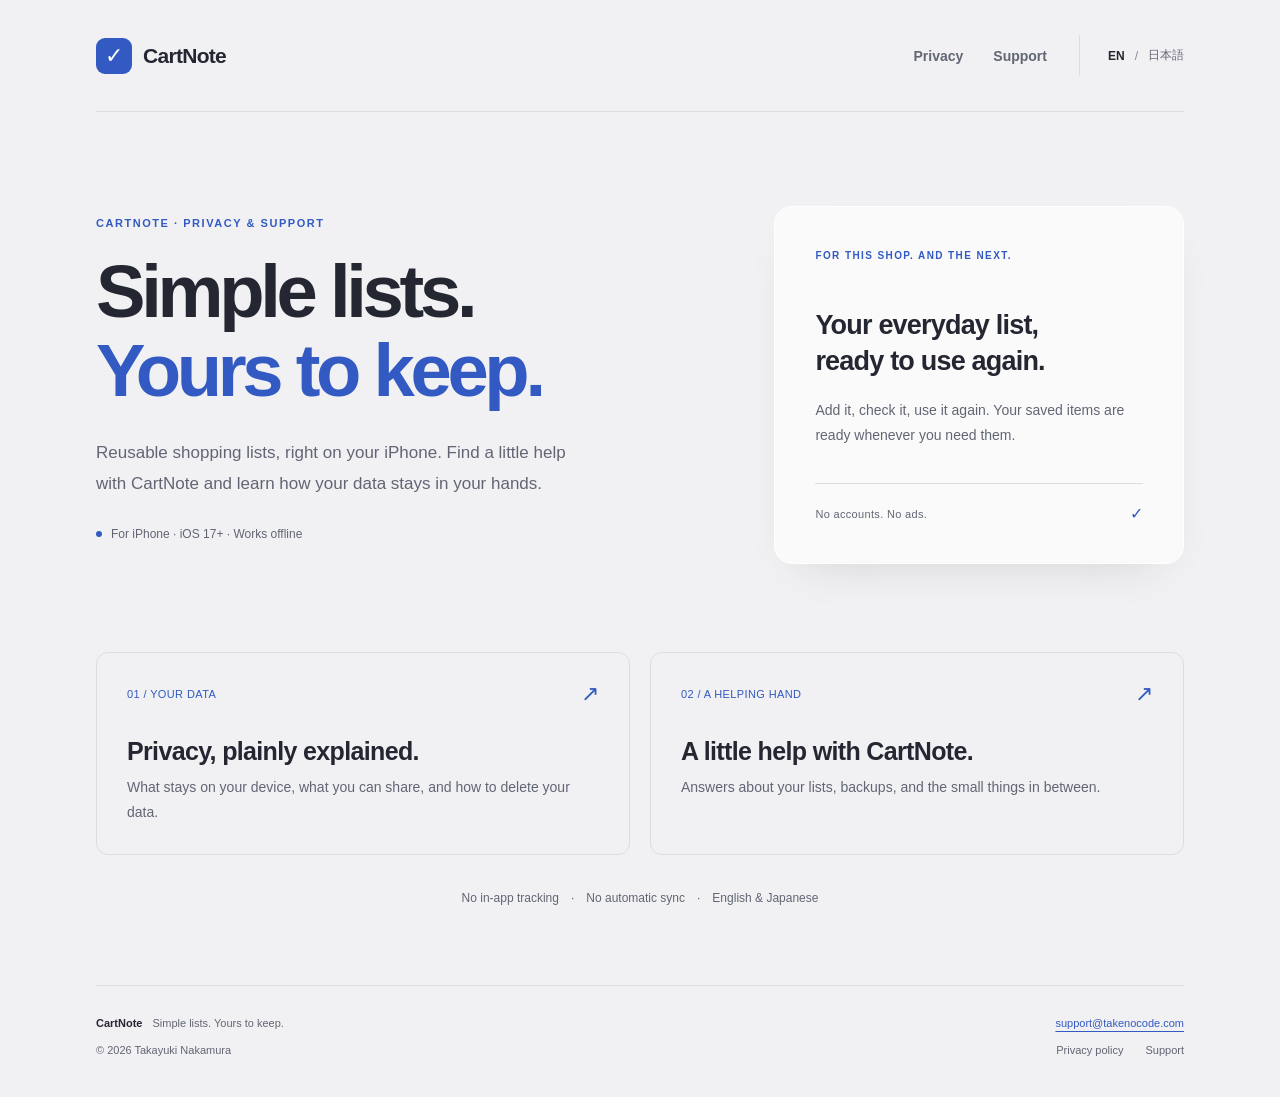
<file: index.html>
<!doctype html>
<html lang="en">
<head>
  <meta charset="utf-8">
  <meta name="viewport" content="width=device-width, initial-scale=1">
  <meta name="color-scheme" content="light">
  <meta http-equiv="Content-Security-Policy" content="default-src 'none'; style-src 'self'; img-src 'self'; base-uri 'none'; form-action 'none'">
  <meta name="referrer" content="strict-origin-when-cross-origin">
  <title>Simple lists. Yours to keep. · CartNote</title>
  <meta name="description" content="Support and privacy information for CartNote, the offline, reusable shopping-list app for iPhone.">
  <meta property="og:site_name" content="CartNote">
  <meta property="og:type" content="website">
  <meta property="og:title" content="Simple lists. Yours to keep. · CartNote">
  <meta property="og:description" content="Support and privacy information for CartNote, the offline, reusable shopping-list app for iPhone.">
  <meta property="og:locale" content="en_US">
  <link rel="alternate" hreflang="en" href="index.html">
  <link rel="alternate" hreflang="ja" href="ja/index.html">
  <link rel="stylesheet" href="styles.css">
</head>
<body>
  <a class="skip-link" href="#main">Skip to content</a>
  <div class="site">
    <header class="site-header">
      <a class="brand" href="index.html" aria-label="CartNote home"><span class="brand-mark" aria-hidden="true">✓</span>CartNote</a>
      <nav class="primary-nav" aria-label="Main navigation">
        <a href="privacy-policy.html">Privacy</a>
        <a href="support.html">Support</a>
      </nav>
      <nav class="language-nav" aria-label="Language">
        <a href="index.html" lang="en" hreflang="en" aria-label="English" aria-current="true">EN</a>
        <span aria-hidden="true">/</span>
        <a href="ja/index.html" lang="ja" hreflang="ja">日本語</a>
      </nav>
    </header>
    <main id="main" tabindex="-1">
      <section class="home-hero">
        <div>
          <p class="eyebrow">CartNote · Privacy &amp; support</p>
          <h1>Simple lists.<br><span>Yours to keep.</span></h1>
          <p class="hero-copy">Reusable shopping lists, right on your iPhone. Find a little help with CartNote and learn how your data stays in your hands.</p>
          <p class="platform"><span class="status-dot" aria-hidden="true"></span>For iPhone · iOS 17+ · Works offline</p>
        </div>
        <aside class="app-note">
          <p class="eyebrow">For this shop. And the next.</p>
          <h2>Your everyday list,<br>ready to use again.</h2>
          <p>Add it, check it, use it again. Your saved items are ready whenever you need them.</p>
          <div class="note-footer"><span>No accounts. No ads.</span><span aria-hidden="true">✓</span></div>
        </aside>
      </section>
      <div class="link-grid">
        <a class="page-link" href="privacy-policy.html"><div class="page-link-top"><span>01 / YOUR DATA</span><span class="arrow" aria-hidden="true">↗</span></div><h2>Privacy, plainly explained.</h2><p>What stays on your device, what you can share, and how to delete your data.</p></a>
        <a class="page-link" href="support.html"><div class="page-link-top"><span>02 / A HELPING HAND</span><span class="arrow" aria-hidden="true">↗</span></div><h2>A little help with CartNote.</h2><p>Answers about your lists, backups, and the small things in between.</p></a>
      </div>
      <p class="home-bottom"><span>No in-app tracking</span><span>No automatic sync</span><span>English &amp; Japanese</span></p>
    </main>
    <footer class="site-footer">
      <div><span class="footer-brand">CartNote</span><span class="footer-tagline">Simple lists. Yours to keep.</span><p>© 2026 Takayuki Nakamura</p></div>
      <div class="footer-contact"><a href="mailto:support@takenocode.com">support@takenocode.com</a><nav aria-label="Footer navigation"><a href="privacy-policy.html">Privacy policy</a><a href="support.html">Support</a></nav></div>
    </footer>
  </div>
</body>
</html>
</file>
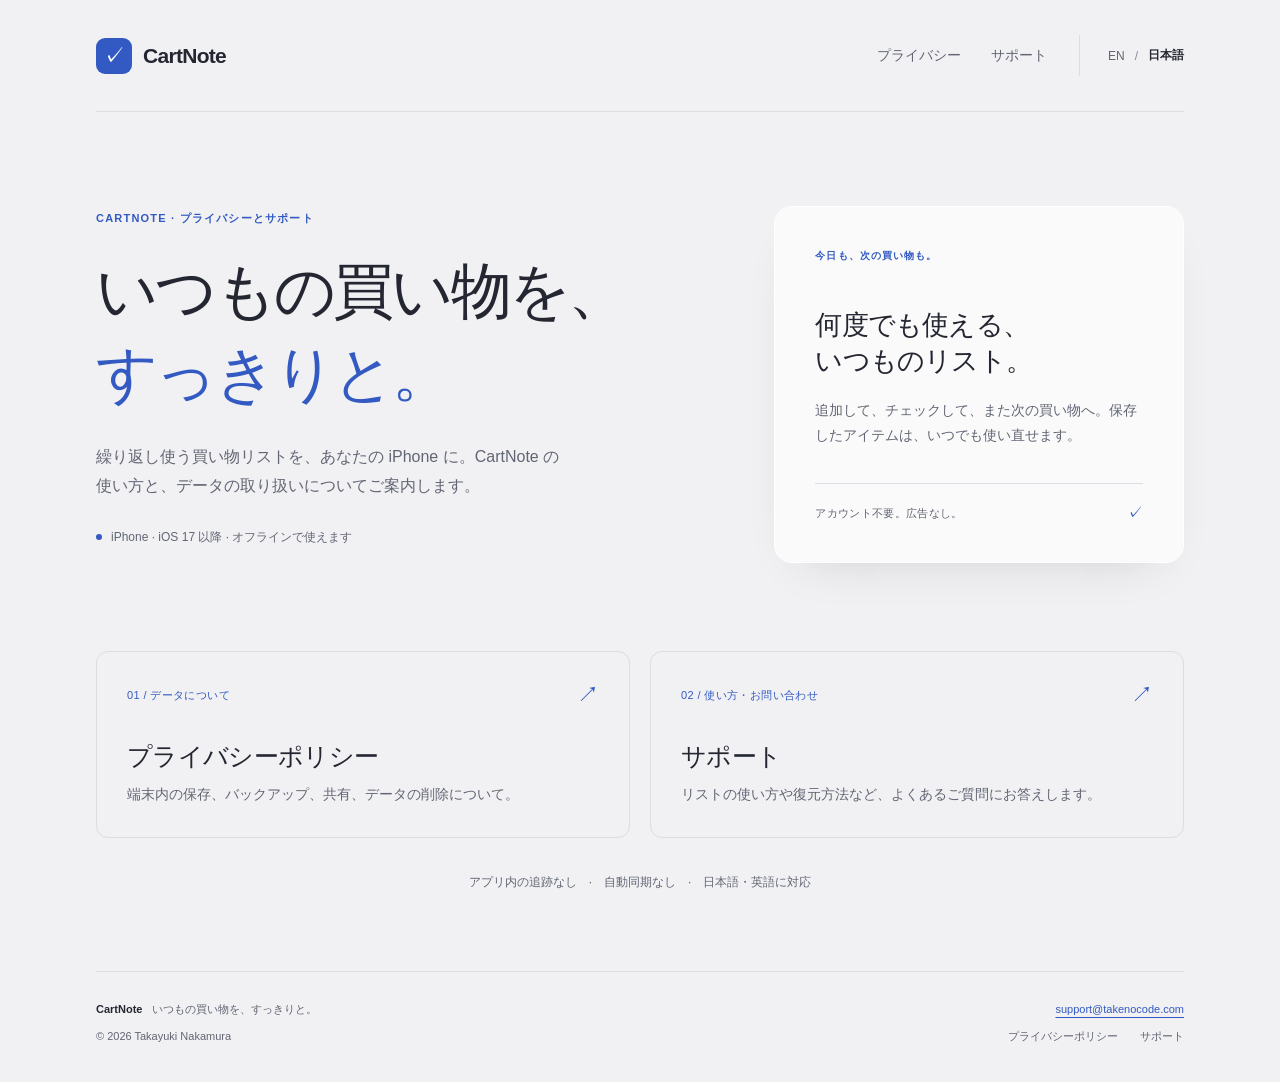
<file: ja/index.html>
<!doctype html>
<html lang="ja">
<head>
  <meta charset="utf-8">
  <meta name="viewport" content="width=device-width, initial-scale=1">
  <meta name="color-scheme" content="light">
  <meta http-equiv="Content-Security-Policy" content="default-src 'none'; style-src 'self'; img-src 'self'; base-uri 'none'; form-action 'none'">
  <meta name="referrer" content="strict-origin-when-cross-origin">
  <title>いつもの買い物を、すっきりと。 · CartNote</title>
  <meta name="description" content="iPhone 用買い物リストアプリ CartNote のプライバシーポリシーとサポート。オフラインで使えて、リストを繰り返し使えます。">
  <meta property="og:site_name" content="CartNote">
  <meta property="og:type" content="website">
  <meta property="og:title" content="いつもの買い物を、すっきりと。 · CartNote">
  <meta property="og:description" content="iPhone 用買い物リストアプリ CartNote のプライバシーポリシーとサポート。オフラインで使えて、リストを繰り返し使えます。">
  <meta property="og:locale" content="ja_JP">
  <link rel="alternate" hreflang="en" href="../index.html">
  <link rel="alternate" hreflang="ja" href="index.html">
  <link rel="stylesheet" href="../styles.css">
</head>
<body>
  <a class="skip-link" href="#main">本文へ移動</a>
  <div class="site">
    <header class="site-header">
      <a class="brand" href="index.html" aria-label="CartNote ホーム"><span class="brand-mark" aria-hidden="true">✓</span>CartNote</a>
      <nav class="primary-nav" aria-label="メインナビゲーション">
        <a href="privacy-policy.html">プライバシー</a>
        <a href="support.html">サポート</a>
      </nav>
      <nav class="language-nav" aria-label="表示言語">
        <a href="../index.html" lang="en" hreflang="en" aria-label="English">EN</a>
        <span aria-hidden="true">/</span>
        <a href="index.html" lang="ja" hreflang="ja" aria-current="true">日本語</a>
      </nav>
    </header>
    <main id="main" tabindex="-1">
      <section class="home-hero">
        <div>
          <p class="eyebrow">CartNote · プライバシーとサポート</p>
          <h1>いつもの買い物を、<br><span>すっきりと。</span></h1>
          <p class="hero-copy">繰り返し使う買い物リストを、あなたの iPhone に。CartNote の使い方と、データの取り扱いについてご案内します。</p>
          <p class="platform"><span class="status-dot" aria-hidden="true"></span>iPhone · iOS 17 以降 · オフラインで使えます</p>
        </div>
        <aside class="app-note">
          <p class="eyebrow">今日も、次の買い物も。</p>
          <h2>何度でも使える、<br>いつものリスト。</h2>
          <p>追加して、チェックして、また次の買い物へ。保存したアイテムは、いつでも使い直せます。</p>
          <div class="note-footer"><span>アカウント不要。広告なし。</span><span aria-hidden="true">✓</span></div>
        </aside>
      </section>
      <div class="link-grid">
        <a class="page-link" href="privacy-policy.html"><div class="page-link-top"><span>01 / データについて</span><span class="arrow" aria-hidden="true">↗</span></div><h2>プライバシーポリシー</h2><p>端末内の保存、バックアップ、共有、データの削除について。</p></a>
        <a class="page-link" href="support.html"><div class="page-link-top"><span>02 / 使い方・お問い合わせ</span><span class="arrow" aria-hidden="true">↗</span></div><h2>サポート</h2><p>リストの使い方や復元方法など、よくあるご質問にお答えします。</p></a>
      </div>
      <p class="home-bottom"><span>アプリ内の追跡なし</span><span>自動同期なし</span><span>日本語・英語に対応</span></p>
    </main>
    <footer class="site-footer">
      <div><span class="footer-brand">CartNote</span><span class="footer-tagline">いつもの買い物を、すっきりと。</span><p>© 2026 Takayuki Nakamura</p></div>
      <div class="footer-contact"><a href="mailto:support@takenocode.com">support@takenocode.com</a><nav aria-label="フッターナビゲーション"><a href="privacy-policy.html">プライバシーポリシー</a><a href="support.html">サポート</a></nav></div>
    </footer>
  </div>
</body>
</html>
</file>
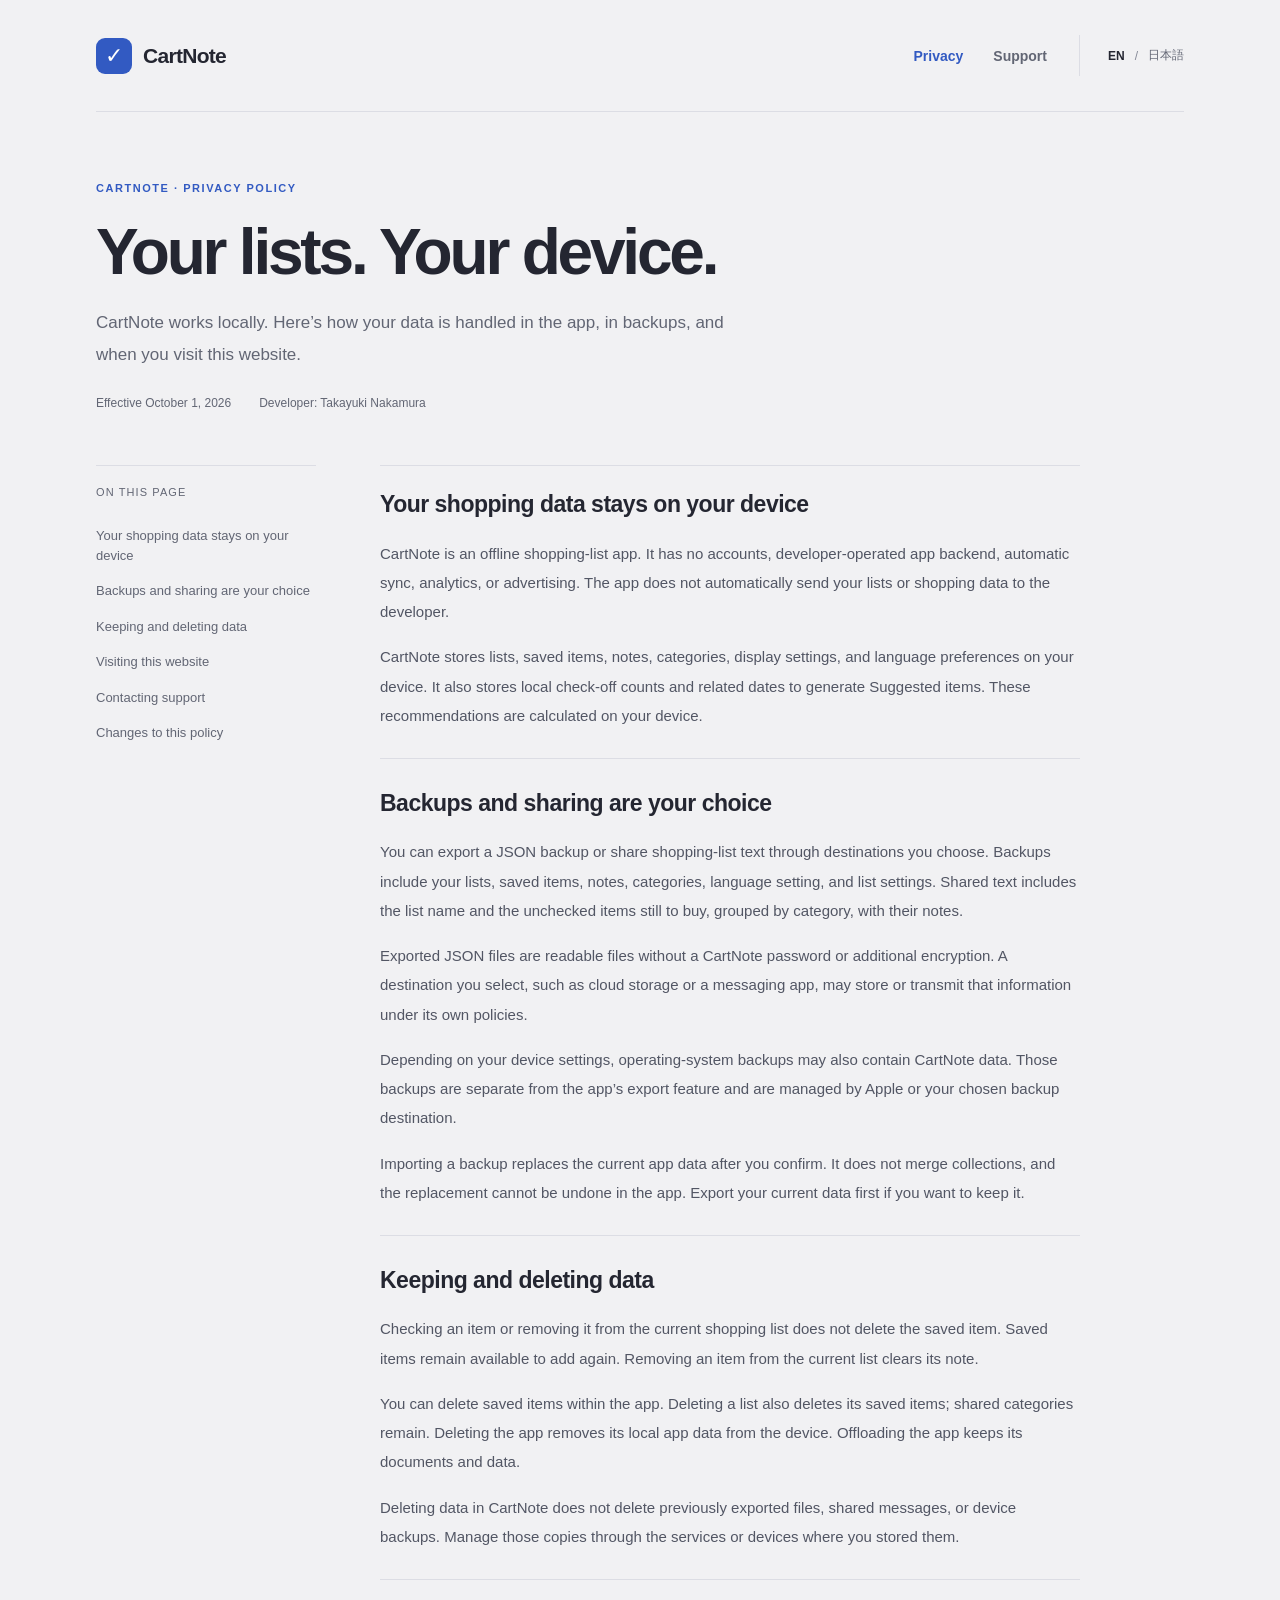
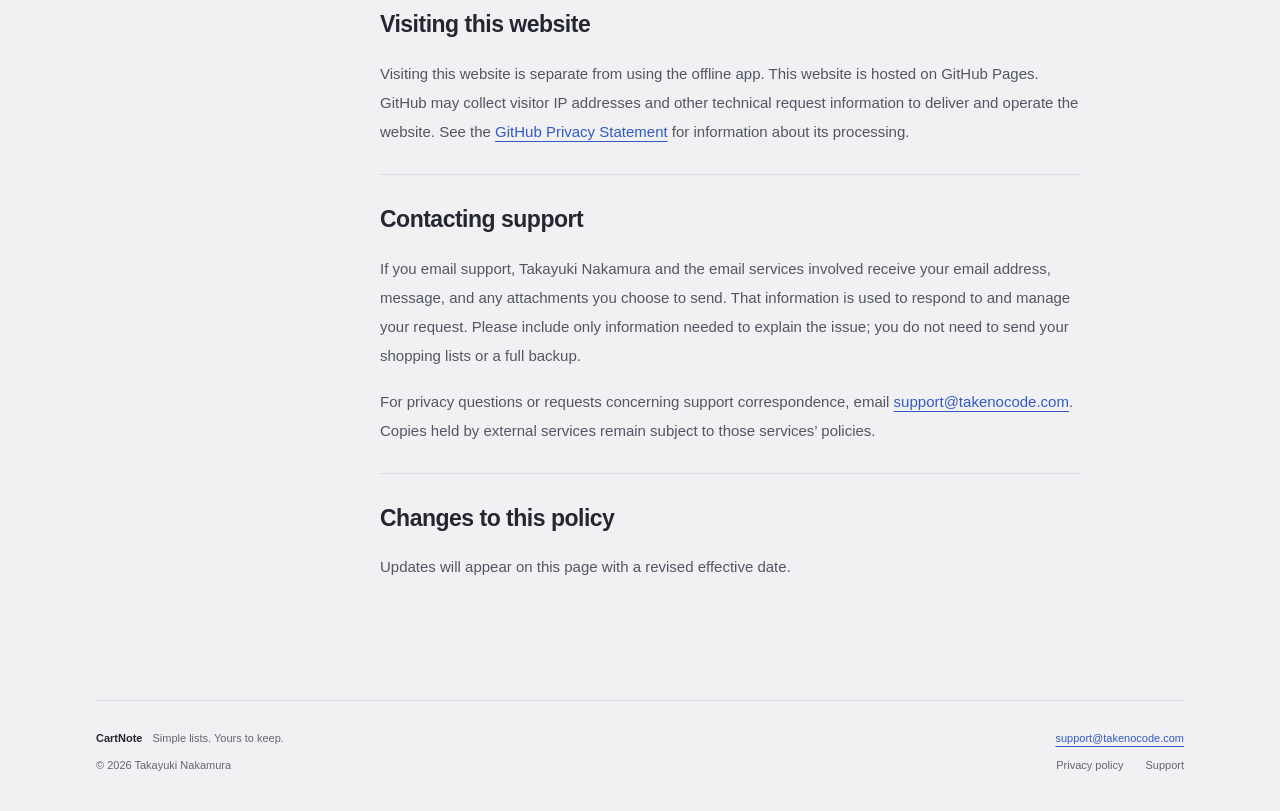
<file: privacy-policy.html>
<!doctype html>
<html lang="en">
<head>
  <meta charset="utf-8">
  <meta name="viewport" content="width=device-width, initial-scale=1">
  <meta name="color-scheme" content="light">
  <meta http-equiv="Content-Security-Policy" content="default-src 'none'; style-src 'self'; img-src 'self'; base-uri 'none'; form-action 'none'">
  <meta name="referrer" content="strict-origin-when-cross-origin">
  <title>Privacy policy · CartNote</title>
  <meta name="description" content="How CartNote handles local shopping data, backups, sharing, GitHub Pages website visits, and support email.">
  <meta property="og:site_name" content="CartNote">
  <meta property="og:type" content="website">
  <meta property="og:title" content="Privacy policy · CartNote">
  <meta property="og:description" content="How CartNote handles local shopping data, backups, sharing, GitHub Pages website visits, and support email.">
  <meta property="og:locale" content="en_US">
  <link rel="alternate" hreflang="en" href="privacy-policy.html">
  <link rel="alternate" hreflang="ja" href="ja/privacy-policy.html">
  <link rel="stylesheet" href="styles.css">
</head>
<body>
  <a class="skip-link" href="#main">Skip to content</a>
  <div class="site">
    <header class="site-header">
      <a class="brand" href="index.html" aria-label="CartNote home"><span class="brand-mark" aria-hidden="true">✓</span>CartNote</a>
      <nav class="primary-nav" aria-label="Main navigation">
        <a href="privacy-policy.html" aria-current="page">Privacy</a>
        <a href="support.html">Support</a>
      </nav>
      <nav class="language-nav" aria-label="Language">
        <a href="privacy-policy.html" lang="en" hreflang="en" aria-label="English" aria-current="true">EN</a>
        <span aria-hidden="true">/</span>
        <a href="ja/privacy-policy.html" lang="ja" hreflang="ja">日本語</a>
      </nav>
    </header>
    <main id="main" tabindex="-1">
      <header class="page-heading">
        <p class="eyebrow">CartNote · Privacy policy</p>
        <h1>Your lists. Your device.</h1>
        <p class="intro">CartNote works locally. Here’s how your data is handled in the app, in backups, and when you visit this website.</p>
        <div class="policy-meta"><span>Effective <time datetime="2026-10-01">October 1, 2026</time></span><span>Developer: Takayuki Nakamura</span></div>
      </header>
      <div class="policy-layout">
        <nav class="on-this-page" aria-label="On this page"><p>On this page</p>
          <a href="#on-your-device">Your shopping data stays on your device</a>
          <a href="#backups-and-sharing">Backups and sharing are your choice</a>
          <a href="#keeping-and-deleting">Keeping and deleting data</a>
          <a href="#this-website">Visiting this website</a>
          <a href="#support-email">Contacting support</a>
          <a href="#policy-updates">Changes to this policy</a>
        </nav>
        <article class="policy-content" aria-label="Privacy policy">
          <section class="policy-section" id="on-your-device"><h2>Your shopping data stays on your device</h2><p>CartNote is an offline shopping-list app. It has no accounts, developer-operated app backend, automatic sync, analytics, or advertising. The app does not automatically send your lists or shopping data to the developer.</p><p>CartNote stores lists, saved items, notes, categories, display settings, and language preferences on your device. It also stores local check-off counts and related dates to generate Suggested items. These recommendations are calculated on your device.</p></section>
          <section class="policy-section" id="backups-and-sharing"><h2>Backups and sharing are your choice</h2><p>You can export a JSON backup or share shopping-list text through destinations you choose. Backups include your lists, saved items, notes, categories, language setting, and list settings. Shared text includes the list name and the unchecked items still to buy, grouped by category, with their notes.</p><p>Exported JSON files are readable files without a CartNote password or additional encryption. A destination you select, such as cloud storage or a messaging app, may store or transmit that information under its own policies.</p><p>Depending on your device settings, operating-system backups may also contain CartNote data. Those backups are separate from the app’s export feature and are managed by Apple or your chosen backup destination.</p><p>Importing a backup replaces the current app data after you confirm. It does not merge collections, and the replacement cannot be undone in the app. Export your current data first if you want to keep it.</p></section>
          <section class="policy-section" id="keeping-and-deleting"><h2>Keeping and deleting data</h2><p>Checking an item or removing it from the current shopping list does not delete the saved item. Saved items remain available to add again. Removing an item from the current list clears its note.</p><p>You can delete saved items within the app. Deleting a list also deletes its saved items; shared categories remain. Deleting the app removes its local app data from the device. Offloading the app keeps its documents and data.</p><p>Deleting data in CartNote does not delete previously exported files, shared messages, or device backups. Manage those copies through the services or devices where you stored them.</p></section>
          <section class="policy-section" id="this-website"><h2>Visiting this website</h2><p>Visiting this website is separate from using the offline app. This website is hosted on GitHub Pages. GitHub may collect visitor IP addresses and other technical request information to deliver and operate the website. See the <a href="https://docs.github.com/en/site-policy/privacy-policies/github-general-privacy-statement">GitHub Privacy Statement</a> for information about its processing.</p></section>
          <section class="policy-section" id="support-email"><h2>Contacting support</h2><p>If you email support, Takayuki Nakamura and the email services involved receive your email address, message, and any attachments you choose to send. That information is used to respond to and manage your request. Please include only information needed to explain the issue; you do not need to send your shopping lists or a full backup.</p><p>For privacy questions or requests concerning support correspondence, email <a href="mailto:support@takenocode.com">support@takenocode.com</a>. Copies held by external services remain subject to those services’ policies.</p></section>
          <section class="policy-section" id="policy-updates"><h2>Changes to this policy</h2><p>Updates will appear on this page with a revised effective date.</p></section>
        </article>
      </div>
    </main>
    <footer class="site-footer">
      <div><span class="footer-brand">CartNote</span><span class="footer-tagline">Simple lists. Yours to keep.</span><p>© 2026 Takayuki Nakamura</p></div>
      <div class="footer-contact"><a href="mailto:support@takenocode.com">support@takenocode.com</a><nav aria-label="Footer navigation"><a href="privacy-policy.html">Privacy policy</a><a href="support.html">Support</a></nav></div>
    </footer>
  </div>
</body>
</html>
</file>
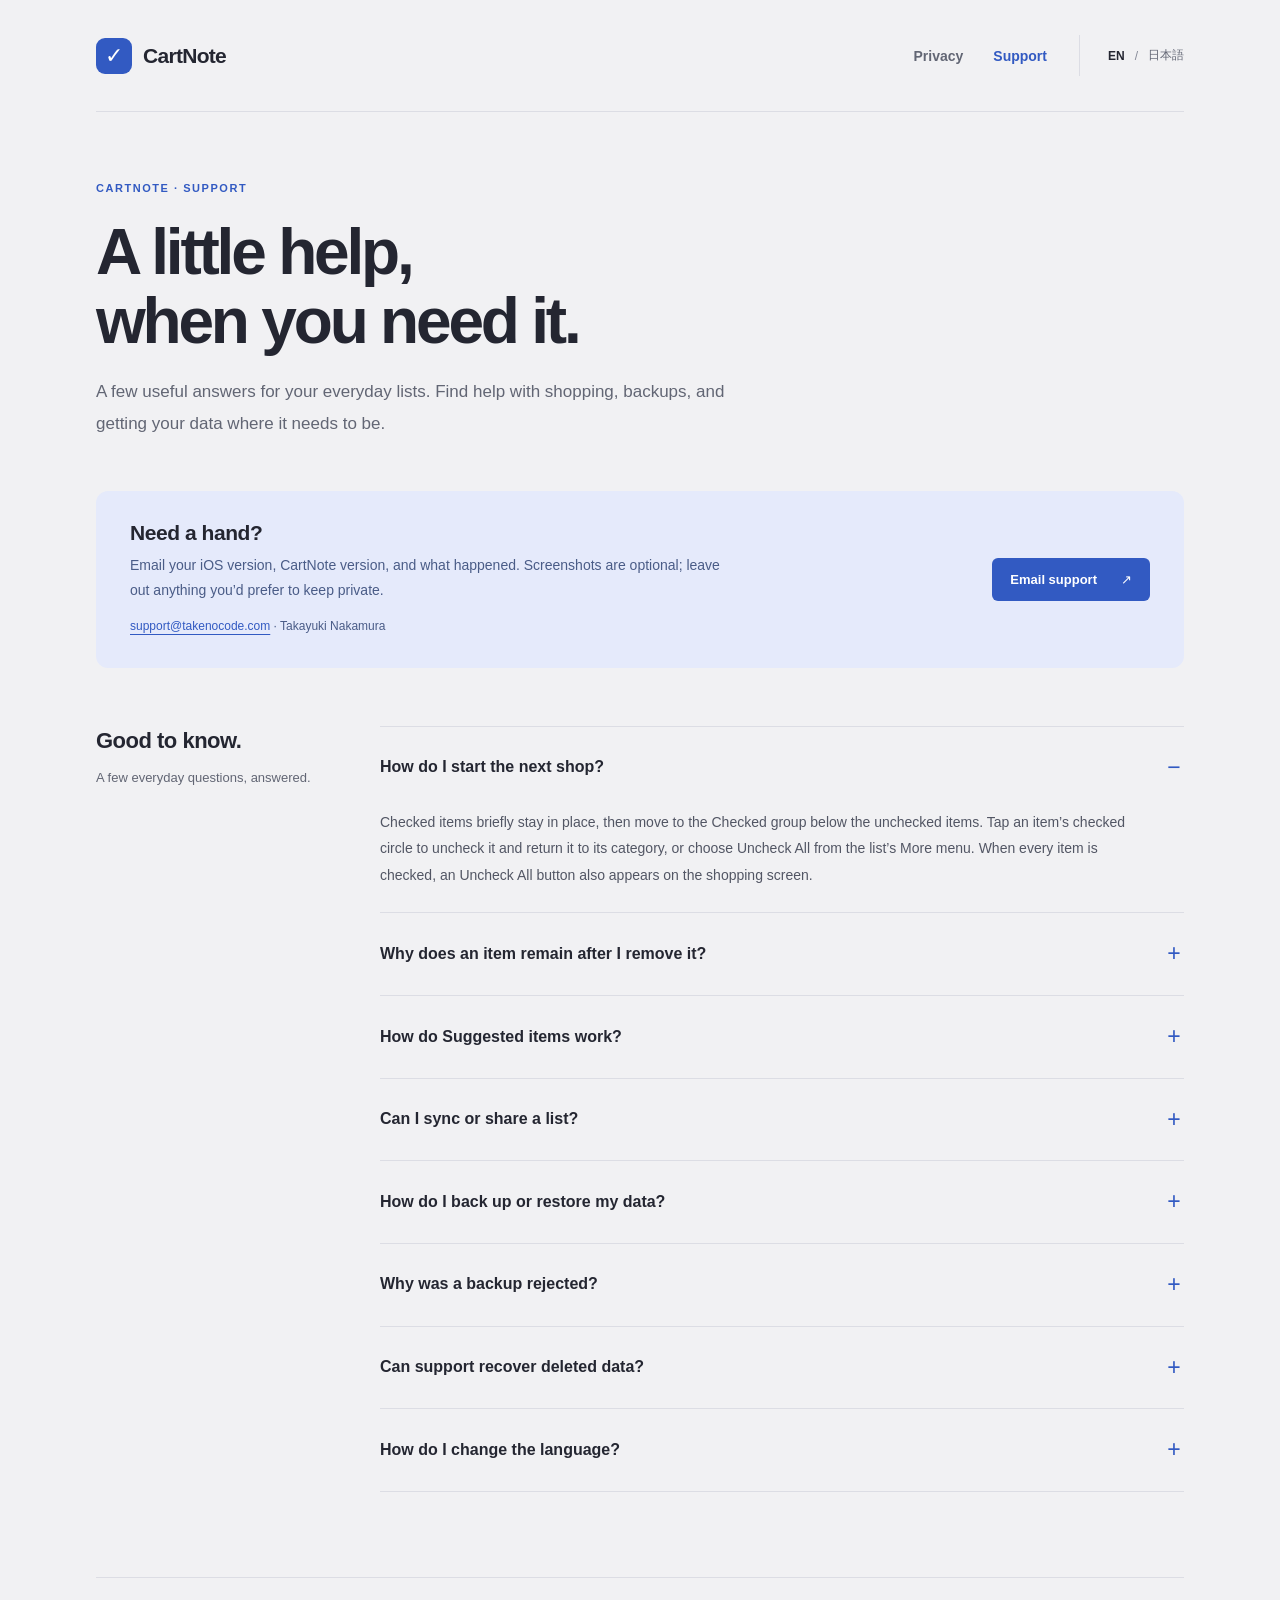
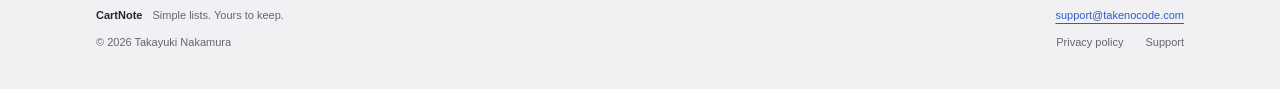
<file: support.html>
<!doctype html>
<html lang="en">
<head>
  <meta charset="utf-8">
  <meta name="viewport" content="width=device-width, initial-scale=1">
  <meta name="color-scheme" content="light">
  <meta http-equiv="Content-Security-Policy" content="default-src 'none'; style-src 'self'; img-src 'self'; base-uri 'none'; form-action 'none'">
  <meta name="referrer" content="strict-origin-when-cross-origin">
  <title>Support · CartNote</title>
  <meta name="description" content="Get help with CartNote shopping lists, backups, restoring data, and language settings. Contact support@takenocode.com.">
  <meta property="og:site_name" content="CartNote">
  <meta property="og:type" content="website">
  <meta property="og:title" content="Support · CartNote">
  <meta property="og:description" content="Get help with CartNote shopping lists, backups, restoring data, and language settings. Contact support@takenocode.com.">
  <meta property="og:locale" content="en_US">
  <link rel="alternate" hreflang="en" href="support.html">
  <link rel="alternate" hreflang="ja" href="ja/support.html">
  <link rel="stylesheet" href="styles.css">
</head>
<body>
  <a class="skip-link" href="#main">Skip to content</a>
  <div class="site">
    <header class="site-header">
      <a class="brand" href="index.html" aria-label="CartNote home"><span class="brand-mark" aria-hidden="true">✓</span>CartNote</a>
      <nav class="primary-nav" aria-label="Main navigation">
        <a href="privacy-policy.html">Privacy</a>
        <a href="support.html" aria-current="page">Support</a>
      </nav>
      <nav class="language-nav" aria-label="Language">
        <a href="support.html" lang="en" hreflang="en" aria-label="English" aria-current="true">EN</a>
        <span aria-hidden="true">/</span>
        <a href="ja/support.html" lang="ja" hreflang="ja">日本語</a>
      </nav>
    </header>
    <main id="main" tabindex="-1">
      <header class="page-heading">
        <p class="eyebrow">CartNote · Support</p>
        <h1>A little help,<br>when you need it.</h1>
        <p class="intro">A few useful answers for your everyday lists. Find help with shopping, backups, and getting your data where it needs to be.</p>
      </header>
      <section class="contact-card" aria-labelledby="contact-title">
        <div><h2 id="contact-title">Need a hand?</h2><p>Email your iOS version, CartNote version, and what happened. Screenshots are optional; leave out anything you’d prefer to keep private.</p><p class="contact-address"><a href="mailto:support@takenocode.com">support@takenocode.com</a> · Takayuki Nakamura</p></div>
        <a class="contact-button" href="mailto:support@takenocode.com">Email support<span aria-hidden="true">↗</span></a>
      </section>
      <div class="faq-layout">
        <div class="faq-label"><h2>Good to know.</h2><p>A few everyday questions, answered.</p></div>
        <section aria-label="Frequently asked questions">
          <details class="faq-item" open><summary>How do I start the next shop?</summary><div class="faq-answer"><p>Checked items briefly stay in place, then move to the Checked group below the unchecked items. Tap an item’s checked circle to uncheck it and return it to its category, or choose Uncheck All from the list’s More menu. When every item is checked, an Uncheck All button also appears on the shopping screen.</p></div></details>
          <details class="faq-item"><summary>Why does an item remain after I remove it?</summary><div class="faq-answer"><p>Removing an item takes it off the current shopping list and clears its note. The saved item remains available in Search/Add so you can reuse it. Use the saved-item delete action to remove it permanently.</p></div></details>
          <details class="faq-item"><summary>How do Suggested items work?</summary><div class="faq-answer"><p>Suggested uses check-off counts and recent check-off dates stored on your device. Items already on the current list are excluded. No shopping data is sent to an online recommendation service.</p></div></details>
          <details class="faq-item"><summary>Can I sync or share a list?</summary><div class="faq-answer"><p>CartNote does not offer automatic sync or collaborative lists. The share button sends a text copy of the unchecked items still to buy, including notes, to a destination you choose. Changes made afterward do not update that copy.</p><p>To move your full collection, export a backup and import it on the other device.</p></div></details>
          <details class="faq-item"><summary>How do I back up or restore my data?</summary><div class="faq-answer"><p>Open Settings and choose Export Backup to save a JSON file. Keep the file somewhere you can access later.</p><p>Choose Import Backup to select a saved backup. After you confirm, the backup replaces the current lists, saved items, categories, language setting, and list settings. Import does not merge collections, and replacement cannot be undone in the app. Export your current data first if you want to keep it.</p></div></details>
          <details class="faq-item"><summary>Why was a backup rejected?</summary><div class="faq-answer"><p>Use a CartNote JSON backup supported by your installed app version. If the file was created by a newer version, update CartNote first.</p><p>Backup files must fit these limits:</p><ul><li>File size: 10 MiB, or 10,485,760 bytes.</li><li>Up to 100 lists and 256 categories.</li><li>Up to 10,000 saved items across all lists.</li><li>Each list, category, or item name: up to 1,024 UTF-8 bytes.</li><li>Each item note: up to 16,384 UTF-8 bytes.</li></ul><p>Byte limits are not character limits; Japanese characters commonly use multiple bytes. Damaged files and inconsistent records are also rejected. Exported backups must fit the same limits.</p></div></details>
          <details class="faq-item"><summary>Can support recover deleted data?</summary><div class="faq-answer"><p>There is no CartNote server copy for support to retrieve. Recovery depends on a backup you saved or a device backup managed outside the app. Deleting a list deletes its saved items. Deleting the app removes its local data; offloading the app retains its documents and data.</p></div></details>
          <details class="faq-item"><summary>How do I change the language?</summary><div class="faq-answer"><p>Open Settings and select English or 日本語. The interface changes immediately. Names and notes you entered are not translated. CartNote supports iPhone with iOS 17 or later.</p></div></details>
        </section>
      </div>
    </main>
    <footer class="site-footer">
      <div><span class="footer-brand">CartNote</span><span class="footer-tagline">Simple lists. Yours to keep.</span><p>© 2026 Takayuki Nakamura</p></div>
      <div class="footer-contact"><a href="mailto:support@takenocode.com">support@takenocode.com</a><nav aria-label="Footer navigation"><a href="privacy-policy.html">Privacy policy</a><a href="support.html">Support</a></nav></div>
    </footer>
  </div>
</body>
</html>
</file>
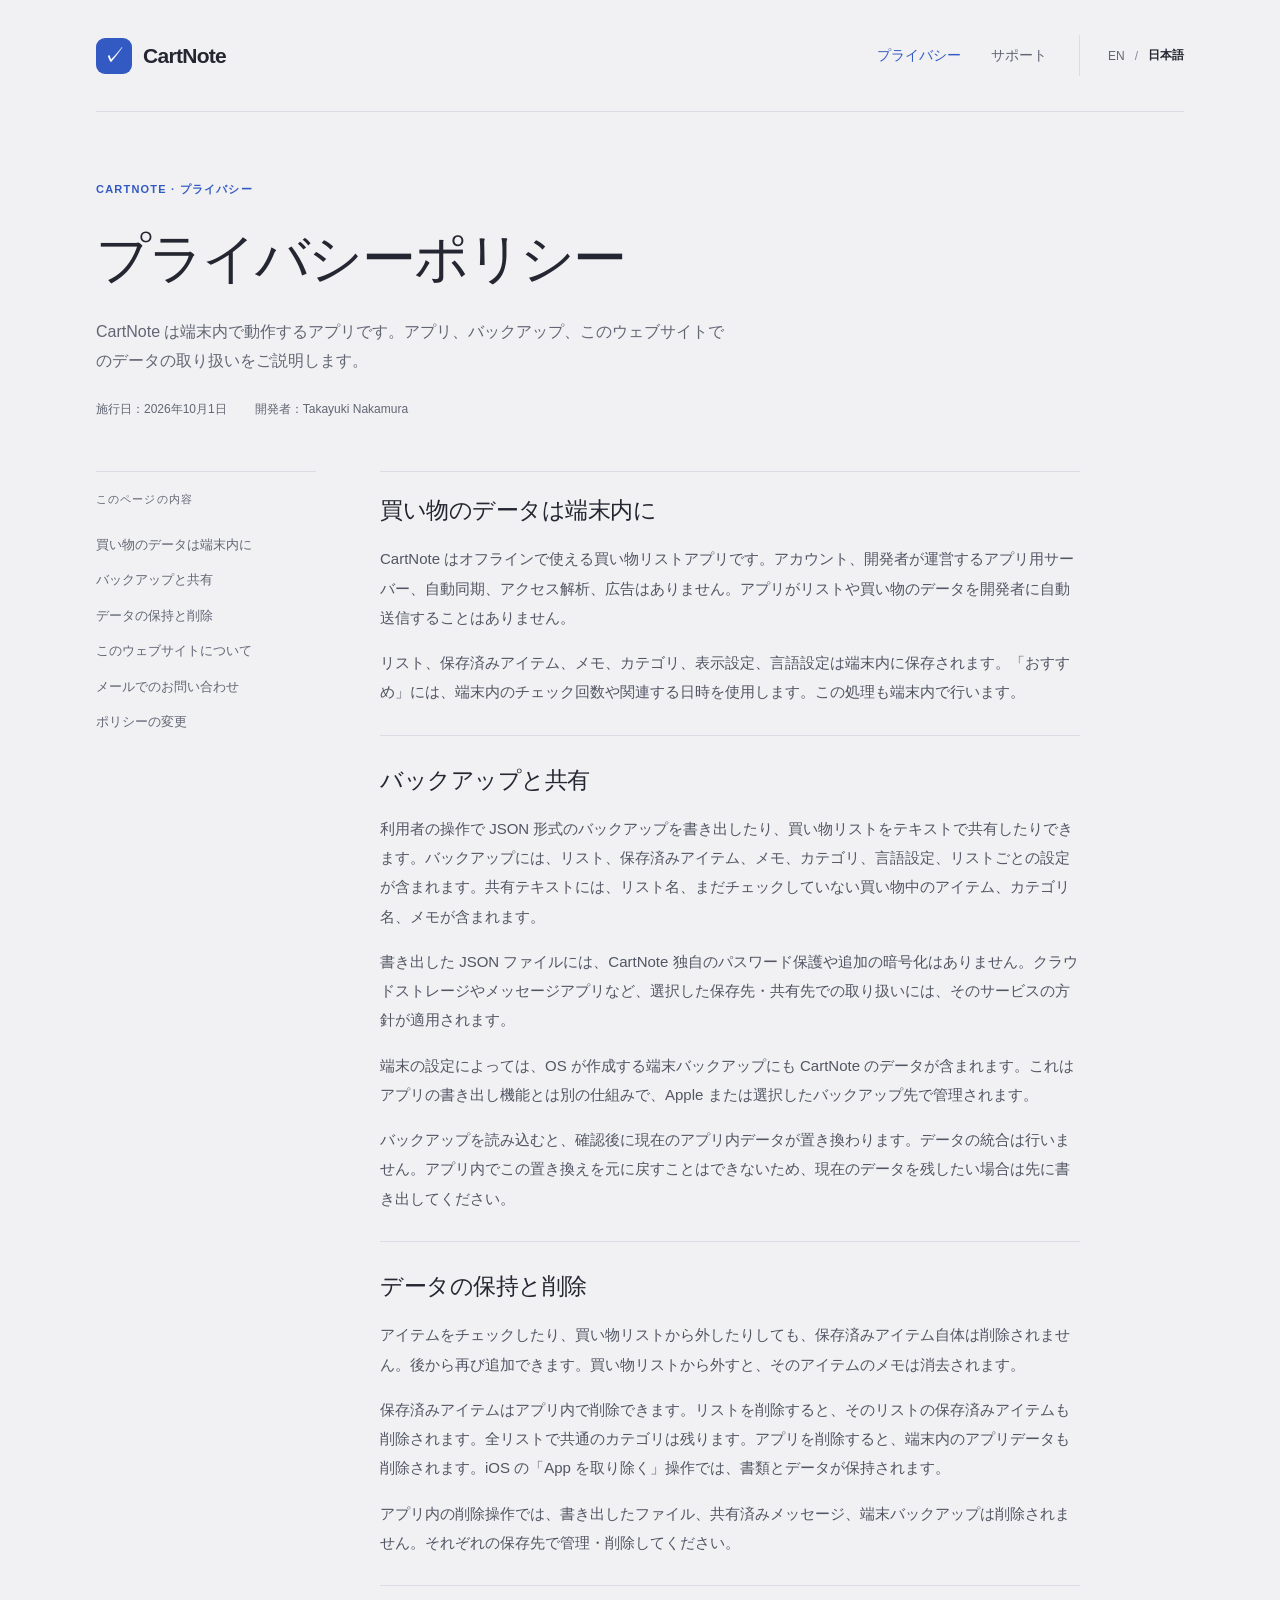
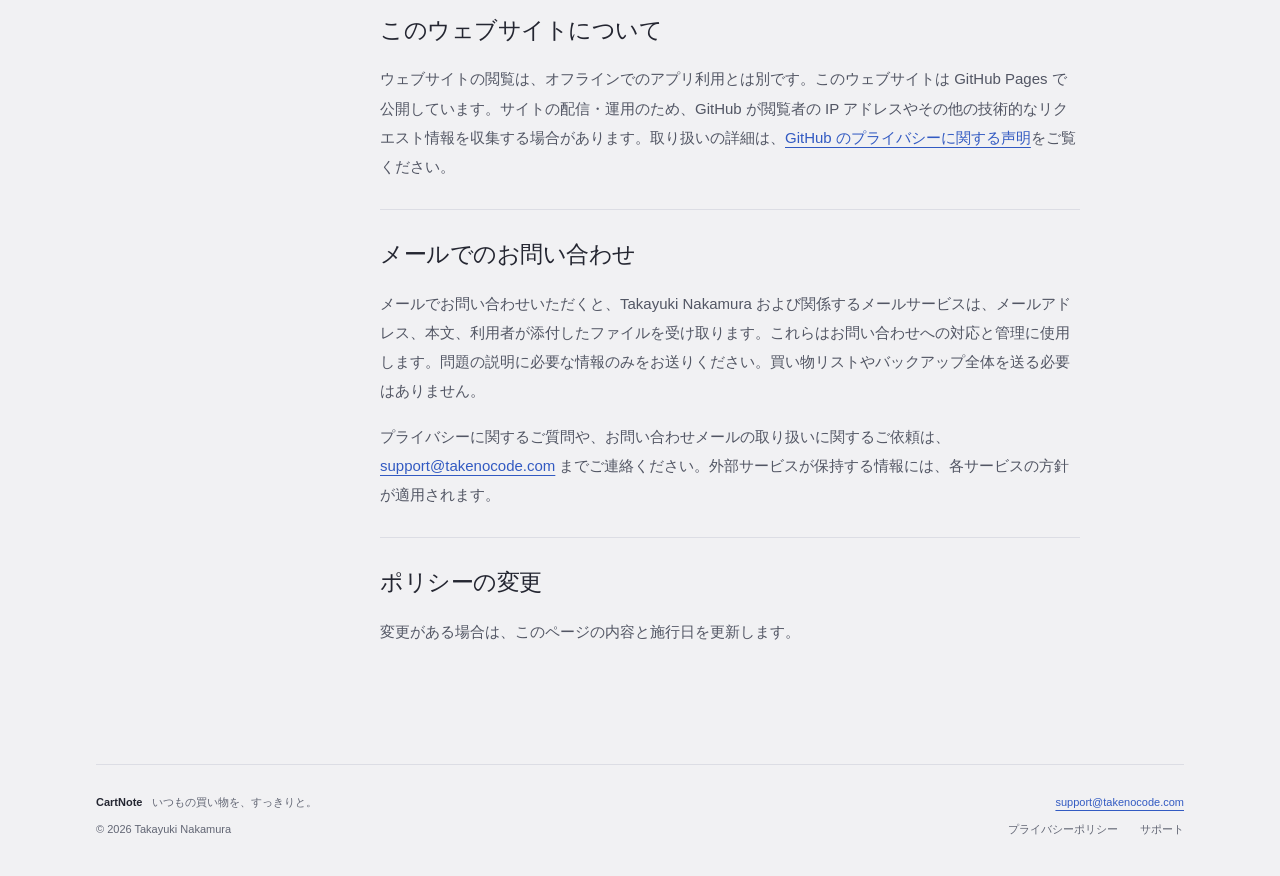
<file: ja/privacy-policy.html>
<!doctype html>
<html lang="ja">
<head>
  <meta charset="utf-8">
  <meta name="viewport" content="width=device-width, initial-scale=1">
  <meta name="color-scheme" content="light">
  <meta http-equiv="Content-Security-Policy" content="default-src 'none'; style-src 'self'; img-src 'self'; base-uri 'none'; form-action 'none'">
  <meta name="referrer" content="strict-origin-when-cross-origin">
  <title>プライバシーポリシー · CartNote</title>
  <meta name="description" content="CartNote の端末内データ、バックアップ、共有、GitHub Pages のウェブサイト、お問い合わせメールの取り扱いについて。">
  <meta property="og:site_name" content="CartNote">
  <meta property="og:type" content="website">
  <meta property="og:title" content="プライバシーポリシー · CartNote">
  <meta property="og:description" content="CartNote の端末内データ、バックアップ、共有、GitHub Pages のウェブサイト、お問い合わせメールの取り扱いについて。">
  <meta property="og:locale" content="ja_JP">
  <link rel="alternate" hreflang="en" href="../privacy-policy.html">
  <link rel="alternate" hreflang="ja" href="privacy-policy.html">
  <link rel="stylesheet" href="../styles.css">
</head>
<body>
  <a class="skip-link" href="#main">本文へ移動</a>
  <div class="site">
    <header class="site-header">
      <a class="brand" href="index.html" aria-label="CartNote ホーム"><span class="brand-mark" aria-hidden="true">✓</span>CartNote</a>
      <nav class="primary-nav" aria-label="メインナビゲーション">
        <a href="privacy-policy.html" aria-current="page">プライバシー</a>
        <a href="support.html">サポート</a>
      </nav>
      <nav class="language-nav" aria-label="表示言語">
        <a href="../privacy-policy.html" lang="en" hreflang="en" aria-label="English">EN</a>
        <span aria-hidden="true">/</span>
        <a href="privacy-policy.html" lang="ja" hreflang="ja" aria-current="true">日本語</a>
      </nav>
    </header>
    <main id="main" tabindex="-1">
      <header class="page-heading">
        <p class="eyebrow">CartNote · プライバシー</p>
        <h1>プライバシーポリシー</h1>
        <p class="intro">CartNote は端末内で動作するアプリです。アプリ、バックアップ、このウェブサイトでのデータの取り扱いをご説明します。</p>
        <div class="policy-meta"><span>施行日：<time datetime="2026-10-01">2026年10月1日</time></span><span>開発者：Takayuki Nakamura</span></div>
      </header>
      <div class="policy-layout">
        <nav class="on-this-page" aria-label="このページの目次"><p>このページの内容</p>
          <a href="#on-your-device">買い物のデータは端末内に</a>
          <a href="#backups-and-sharing">バックアップと共有</a>
          <a href="#keeping-and-deleting">データの保持と削除</a>
          <a href="#this-website">このウェブサイトについて</a>
          <a href="#support-email">メールでのお問い合わせ</a>
          <a href="#policy-updates">ポリシーの変更</a>
        </nav>
        <article class="policy-content" aria-label="プライバシーポリシー本文">
          <section class="policy-section" id="on-your-device"><h2>買い物のデータは端末内に</h2><p>CartNote はオフラインで使える買い物リストアプリです。アカウント、開発者が運営するアプリ用サーバー、自動同期、アクセス解析、広告はありません。アプリがリストや買い物のデータを開発者に自動送信することはありません。</p><p>リスト、保存済みアイテム、メモ、カテゴリ、表示設定、言語設定は端末内に保存されます。「おすすめ」には、端末内のチェック回数や関連する日時を使用します。この処理も端末内で行います。</p></section>
          <section class="policy-section" id="backups-and-sharing"><h2>バックアップと共有</h2><p>利用者の操作で JSON 形式のバックアップを書き出したり、買い物リストをテキストで共有したりできます。バックアップには、リスト、保存済みアイテム、メモ、カテゴリ、言語設定、リストごとの設定が含まれます。共有テキストには、リスト名、まだチェックしていない買い物中のアイテム、カテゴリ名、メモが含まれます。</p><p>書き出した JSON ファイルには、CartNote 独自のパスワード保護や追加の暗号化はありません。クラウドストレージやメッセージアプリなど、選択した保存先・共有先での取り扱いには、そのサービスの方針が適用されます。</p><p>端末の設定によっては、OS が作成する端末バックアップにも CartNote のデータが含まれます。これはアプリの書き出し機能とは別の仕組みで、Apple または選択したバックアップ先で管理されます。</p><p>バックアップを読み込むと、確認後に現在のアプリ内データが置き換わります。データの統合は行いません。アプリ内でこの置き換えを元に戻すことはできないため、現在のデータを残したい場合は先に書き出してください。</p></section>
          <section class="policy-section" id="keeping-and-deleting"><h2>データの保持と削除</h2><p>アイテムをチェックしたり、買い物リストから外したりしても、保存済みアイテム自体は削除されません。後から再び追加できます。買い物リストから外すと、そのアイテムのメモは消去されます。</p><p>保存済みアイテムはアプリ内で削除できます。リストを削除すると、そのリストの保存済みアイテムも削除されます。全リストで共通のカテゴリは残ります。アプリを削除すると、端末内のアプリデータも削除されます。iOS の「App を取り除く」操作では、書類とデータが保持されます。</p><p>アプリ内の削除操作では、書き出したファイル、共有済みメッセージ、端末バックアップは削除されません。それぞれの保存先で管理・削除してください。</p></section>
          <section class="policy-section" id="this-website"><h2>このウェブサイトについて</h2><p>ウェブサイトの閲覧は、オフラインでのアプリ利用とは別です。このウェブサイトは GitHub Pages で公開しています。サイトの配信・運用のため、GitHub が閲覧者の IP アドレスやその他の技術的なリクエスト情報を収集する場合があります。取り扱いの詳細は、<a href="https://docs.github.com/ja/site-policy/privacy-policies/github-general-privacy-statement">GitHub のプライバシーに関する声明</a>をご覧ください。</p></section>
          <section class="policy-section" id="support-email"><h2>メールでのお問い合わせ</h2><p>メールでお問い合わせいただくと、Takayuki Nakamura および関係するメールサービスは、メールアドレス、本文、利用者が添付したファイルを受け取ります。これらはお問い合わせへの対応と管理に使用します。問題の説明に必要な情報のみをお送りください。買い物リストやバックアップ全体を送る必要はありません。</p><p>プライバシーに関するご質問や、お問い合わせメールの取り扱いに関するご依頼は、<a href="mailto:support@takenocode.com">support@takenocode.com</a> までご連絡ください。外部サービスが保持する情報には、各サービスの方針が適用されます。</p></section>
          <section class="policy-section" id="policy-updates"><h2>ポリシーの変更</h2><p>変更がある場合は、このページの内容と施行日を更新します。</p></section>
        </article>
      </div>
    </main>
    <footer class="site-footer">
      <div><span class="footer-brand">CartNote</span><span class="footer-tagline">いつもの買い物を、すっきりと。</span><p>© 2026 Takayuki Nakamura</p></div>
      <div class="footer-contact"><a href="mailto:support@takenocode.com">support@takenocode.com</a><nav aria-label="フッターナビゲーション"><a href="privacy-policy.html">プライバシーポリシー</a><a href="support.html">サポート</a></nav></div>
    </footer>
  </div>
</body>
</html>
</file>
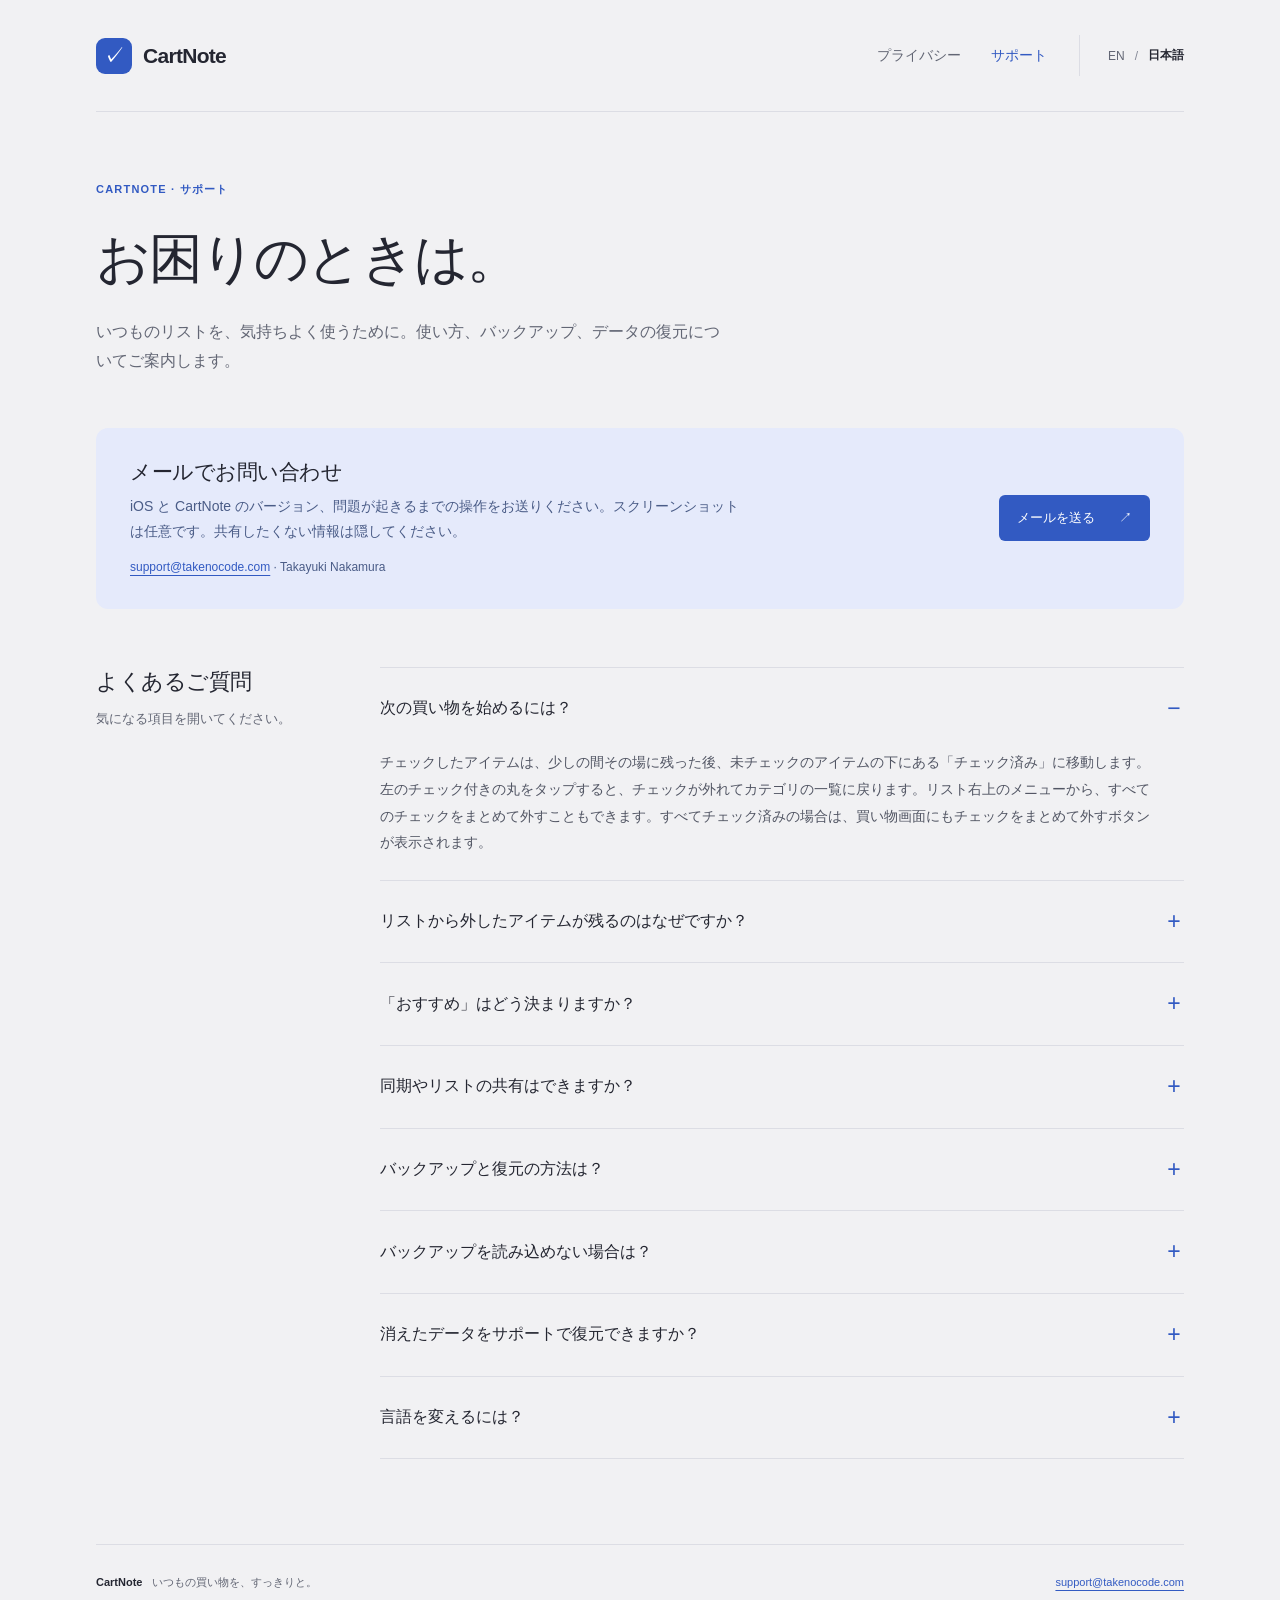
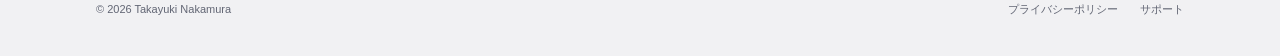
<file: ja/support.html>
<!doctype html>
<html lang="ja">
<head>
  <meta charset="utf-8">
  <meta name="viewport" content="width=device-width, initial-scale=1">
  <meta name="color-scheme" content="light">
  <meta http-equiv="Content-Security-Policy" content="default-src 'none'; style-src 'self'; img-src 'self'; base-uri 'none'; form-action 'none'">
  <meta name="referrer" content="strict-origin-when-cross-origin">
  <title>サポート · CartNote</title>
  <meta name="description" content="CartNote のリスト、バックアップ、データの復元、言語設定についてのよくあるご質問とお問い合わせ。">
  <meta property="og:site_name" content="CartNote">
  <meta property="og:type" content="website">
  <meta property="og:title" content="サポート · CartNote">
  <meta property="og:description" content="CartNote のリスト、バックアップ、データの復元、言語設定についてのよくあるご質問とお問い合わせ。">
  <meta property="og:locale" content="ja_JP">
  <link rel="alternate" hreflang="en" href="../support.html">
  <link rel="alternate" hreflang="ja" href="support.html">
  <link rel="stylesheet" href="../styles.css">
</head>
<body>
  <a class="skip-link" href="#main">本文へ移動</a>
  <div class="site">
    <header class="site-header">
      <a class="brand" href="index.html" aria-label="CartNote ホーム"><span class="brand-mark" aria-hidden="true">✓</span>CartNote</a>
      <nav class="primary-nav" aria-label="メインナビゲーション">
        <a href="privacy-policy.html">プライバシー</a>
        <a href="support.html" aria-current="page">サポート</a>
      </nav>
      <nav class="language-nav" aria-label="表示言語">
        <a href="../support.html" lang="en" hreflang="en" aria-label="English">EN</a>
        <span aria-hidden="true">/</span>
        <a href="support.html" lang="ja" hreflang="ja" aria-current="true">日本語</a>
      </nav>
    </header>
    <main id="main" tabindex="-1">
      <header class="page-heading">
        <p class="eyebrow">CartNote · サポート</p>
        <h1>お困りのときは。</h1>
        <p class="intro">いつものリストを、気持ちよく使うために。使い方、バックアップ、データの復元についてご案内します。</p>
      </header>
      <section class="contact-card" aria-labelledby="contact-title">
        <div><h2 id="contact-title">メールでお問い合わせ</h2><p>iOS と CartNote のバージョン、問題が起きるまでの操作をお送りください。スクリーンショットは任意です。共有したくない情報は隠してください。</p><p class="contact-address"><a href="mailto:support@takenocode.com">support@takenocode.com</a> · Takayuki Nakamura</p></div>
        <a class="contact-button" href="mailto:support@takenocode.com">メールを送る<span aria-hidden="true">↗</span></a>
      </section>
      <div class="faq-layout">
        <div class="faq-label"><h2>よくあるご質問</h2><p>気になる項目を開いてください。</p></div>
        <section aria-label="よくあるご質問への回答">
          <details class="faq-item" open><summary>次の買い物を始めるには？</summary><div class="faq-answer"><p>チェックしたアイテムは、少しの間その場に残った後、未チェックのアイテムの下にある「チェック済み」に移動します。左のチェック付きの丸をタップすると、チェックが外れてカテゴリの一覧に戻ります。リスト右上のメニューから、すべてのチェックをまとめて外すこともできます。すべてチェック済みの場合は、買い物画面にもチェックをまとめて外すボタンが表示されます。</p></div></details>
          <details class="faq-item"><summary>リストから外したアイテムが残るのはなぜですか？</summary><div class="faq-answer"><p>リストから外すと、今回の買い物の対象から外れ、メモが消去されます。保存済みアイテムは、次回も使えるよう検索・追加画面に残ります。完全に削除したい場合は、保存済みアイテムの削除操作を行ってください。</p></div></details>
          <details class="faq-item"><summary>「おすすめ」はどう決まりますか？</summary><div class="faq-answer"><p>端末内に保存されたチェック回数と最近チェックした日時をもとに表示します。すでに買い物リストにあるアイテムは対象外です。オンラインのおすすめサービスに買い物データを送信することはありません。</p></div></details>
          <details class="faq-item"><summary>同期やリストの共有はできますか？</summary><div class="faq-answer"><p>自動同期や共同編集には対応していません。共有ボタンでは、まだチェックしていないアイテムとメモをテキストとして送れます。共有後にリストを変更しても、送った内容は更新されません。</p><p>すべてのリストを別の端末へ移すには、バックアップを書き出し、移行先で読み込んでください。</p></div></details>
          <details class="faq-item"><summary>バックアップと復元の方法は？</summary><div class="faq-answer"><p>設定の「バックアップを書き出す」から、JSON ファイルを保存できます。後から使える場所に保管してください。</p><p>復元するには「バックアップを読み込む」からファイルを選びます。確認後、現在のリスト、保存済みアイテム、カテゴリ、言語設定、リストごとの設定がバックアップの内容に置き換わります。データの統合は行いません。アプリ内でこの置き換えを元に戻すことはできないため、現在のデータを残したい場合は先に書き出してください。</p></div></details>
          <details class="faq-item"><summary>バックアップを読み込めない場合は？</summary><div class="faq-answer"><p>インストールしているアプリが対応する CartNote の JSON バックアップを使用してください。新しいバージョンで作成されたファイルの場合は、先にアプリをアップデートしてください。</p><p>バックアップには次の上限があります。</p><ul><li>ファイルサイズ：10 MiB（10,485,760 バイト）</li><li>リスト：100 件、カテゴリ：256 件</li><li>保存済みアイテム：全リスト合計 10,000 件</li><li>リスト名・カテゴリ名・アイテム名：それぞれ UTF-8 で 1,024 バイト</li><li>アイテムのメモ：それぞれ UTF-8 で 16,384 バイト</li></ul><p>上限は文字数ではなくバイト数です。日本語の文字は、通常 1 文字で複数バイトを使用します。破損したファイルや、データに不整合があるファイルも読み込めません。書き出すバックアップにも同じ上限が適用されます。</p></div></details>
          <details class="faq-item"><summary>消えたデータをサポートで復元できますか？</summary><div class="faq-answer"><p>開発者のサーバーにデータのコピーはありません。復元には、利用者が保存したバックアップや、アプリ外で管理する端末バックアップが必要です。リストを削除すると、その保存済みアイテムも削除されます。アプリの削除では端末内のデータも削除されますが、iOS の「App を取り除く」操作では書類とデータが保持されます。</p></div></details>
          <details class="faq-item"><summary>言語を変えるには？</summary><div class="faq-answer"><p>設定で「日本語」または「English」を選択すると、表示言語がすぐに切り替わります。入力した名前やメモは翻訳されません。CartNote は iOS 17 以降の iPhone に対応しています。</p></div></details>
        </section>
      </div>
    </main>
    <footer class="site-footer">
      <div><span class="footer-brand">CartNote</span><span class="footer-tagline">いつもの買い物を、すっきりと。</span><p>© 2026 Takayuki Nakamura</p></div>
      <div class="footer-contact"><a href="mailto:support@takenocode.com">support@takenocode.com</a><nav aria-label="フッターナビゲーション"><a href="privacy-policy.html">プライバシーポリシー</a><a href="support.html">サポート</a></nav></div>
    </footer>
  </div>
</body>
</html>
</file>
<file: styles.css>
:root {
  --paper: #f1f1f3; --surface: #fafafa; --ink: #242631; --muted: #626674;
  --line: #dcdde4; --indigo: #325ac2; --indigo-pale: #e5eafb;
  font-family: -apple-system, BlinkMacSystemFont, "Segoe UI", "Noto Sans", "Hiragino Kaku Gothic ProN", "Yu Gothic", sans-serif;
  color-scheme: light;
}
* { box-sizing: border-box; }
html { scroll-behavior: smooth; scroll-padding-top: 32px; }
body { margin: 0; color: var(--ink); background: var(--paper); -webkit-font-smoothing: antialiased; }
a { color: var(--indigo); text-underline-offset: 4px; }
a:focus-visible, summary:focus-visible { outline: 3px solid var(--indigo); outline-offset: 5px; border-radius: 3px; }
main:focus { outline: none; }
::selection { background: #cbd7fb; color: #1c326f; }
.site { max-width: 1184px; margin-inline: auto; padding: 0 48px; }
.skip-link { position: fixed; z-index: 10; top: 12px; left: 12px; padding: 12px 18px; background: var(--surface); transform: translateY(-180%); }
.skip-link:focus { transform: translateY(0); }
.site-header { min-height: 112px; display: flex; gap: 32px; align-items: center; border-bottom: 1px solid var(--line); }
.brand { display: inline-flex; align-items: center; gap: 11px; color: var(--ink); font-size: 21px; font-weight: 650; letter-spacing: -.7px; text-decoration: none; }
.brand-mark { width: 36px; height: 36px; display: grid; place-items: center; border-radius: 9px; background: var(--indigo); color: white; font-size: 22px; font-weight: 500; }
.primary-nav { display: flex; align-items: center; gap: 30px; margin-left: auto; }
.primary-nav a { font-size: 14px; font-weight: 550; color: var(--muted); text-decoration: none; padding-block: 12px; }
.primary-nav a[aria-current="page"], .primary-nav a:hover { color: var(--indigo); }
.language-nav { display: flex; align-items: center; gap: 10px; border-left: 1px solid var(--line); padding-left: 28px; font-size: 12px; }
.language-nav a { text-decoration: none; color: var(--muted); padding-block: 12px; }
.language-nav a[aria-current="true"] { color: var(--ink); font-weight: 650; }
.language-nav > span { color: #858997; }
.eyebrow { margin: 0 0 24px; color: var(--indigo); font-size: 11px; font-weight: 650; letter-spacing: .14em; text-transform: uppercase; }
.home-hero { display: grid; grid-template-columns: 1.5fr 1fr; align-items: center; gap: 64px; padding-block: 94px 88px; }
h1, h2, h3, p { margin-top: 0; }
.home-hero h1 { font-size: clamp(44px, 5.8vw, 76px); line-height: 1.06; font-weight: 550; letter-spacing: -.058em; margin-bottom: 28px; }
.home-hero h1 span { color: var(--indigo); }
.hero-copy { max-width: 470px; color: var(--muted); font-size: 17px; line-height: 1.8; margin-bottom: 28px; }
.platform { display: flex; align-items: center; gap: 9px; font-size: 12px; color: var(--muted); }
.status-dot { width: 6px; height: 6px; flex: 0 0 6px; border-radius: 50%; background: var(--indigo); }
.app-note { background: var(--surface); border: 1px solid #fff; border-radius: 18px; padding: 40px; box-shadow: 0 20px 48px -30px #24263136; }
.app-note .eyebrow { margin-bottom: 42px; font-size: 10px; color: var(--indigo); }
.app-note h2 { font-size: 27px; letter-spacing: -.8px; line-height: 1.35; font-weight: 550; margin-bottom: 18px; }
.app-note p { color: var(--muted); font-size: 14px; line-height: 1.8; margin-bottom: 0; }
.note-footer { margin-top: 35px; padding-top: 20px; border-top: 1px solid var(--line); display: flex; align-items: center; justify-content: space-between; font-size: 11px; color: var(--muted); letter-spacing: .03em; }
.note-footer > span:last-child { color: var(--indigo); font-size: 16px; }
.link-grid { display: grid; grid-template-columns: 1fr 1fr; gap: 20px; }
.page-link { display: block; padding: 28px 30px 30px; border: 1px solid var(--line); border-radius: 12px; color: var(--ink); text-decoration: none; transition: background .15s, border-color .15s; }
.page-link:hover { background: var(--surface); border-color: #b7c4e7; }
.page-link-top { display: flex; justify-content: space-between; align-items: center; margin-bottom: 30px; color: var(--indigo); font-size: 11px; letter-spacing: .035em; }
.page-link h2 { font-size: 25px; letter-spacing: -.65px; margin-bottom: 9px; font-weight: 550; }
.page-link p { font-size: 14px; line-height: 1.75; color: var(--muted); margin: 0; }
.arrow { font-size: 22px; }
.home-bottom { margin-block: 36px 80px; display: flex; flex-wrap: wrap; justify-content: center; gap: 12px; color: var(--muted); font-size: 12px; }
.home-bottom span + span::before { content: "·"; margin-right: 12px; }
.page-heading { padding-block: 70px 52px; max-width: 810px; }
.page-heading h1 { font-size: clamp(42px, 5.5vw, 64px); line-height: 1.08; font-weight: 550; letter-spacing: -.05em; margin-bottom: 20px; }
.page-heading .intro { max-width: 630px; color: var(--muted); font-size: 17px; line-height: 1.85; margin-bottom: 0; }
.policy-meta { display: flex; flex-wrap: wrap; gap: 8px 28px; margin-top: 24px; color: var(--muted); font-size: 12px; line-height: 1.6; }
.policy-layout { display: grid; grid-template-columns: 220px minmax(0, 1fr); gap: 64px; padding-bottom: 90px; }
.on-this-page { align-self: start; position: sticky; top: 30px; border-top: 1px solid var(--line); padding-top: 20px; }
.on-this-page > p { font-size: 11px; letter-spacing: .1em; text-transform: uppercase; color: var(--muted); margin-bottom: 20px; }
.on-this-page a { display: block; padding-block: 8px; text-decoration: none; color: var(--muted); font-size: 13px; line-height: 1.5; }
.on-this-page a:hover { color: var(--indigo); }
.policy-content { max-width: 700px; min-width: 0; }
.policy-section { padding-block: 28px; border-top: 1px solid var(--line); }
.policy-section:first-child { padding-top: 22px; }
.policy-section h2 { font-size: 23px; font-weight: 550; line-height: 1.45; letter-spacing: -.5px; margin-bottom: 17px; }
.policy-section p, .policy-section li { font-size: 15px; line-height: 1.95; color: #525664; margin-bottom: 16px; overflow-wrap: break-word; }
.policy-section p:last-child { margin-bottom: 0; }
.contact-card { display: flex; justify-content: space-between; align-items: center; gap: 36px; background: var(--indigo-pale); border-radius: 12px; padding: 30px 34px; margin-bottom: 58px; }
.contact-card > div { min-width: 0; }
.contact-card h2 { font-weight: 550; letter-spacing: -.45px; font-size: 21px; margin-bottom: 8px; }
.contact-card p { color: #4a5c87; max-width: 610px; font-size: 14px; line-height: 1.8; margin-bottom: 0; }
.contact-card .contact-address { margin-top: 13px; font-size: 12px; overflow-wrap: anywhere; }
.contact-button { display: inline-flex; justify-content: center; align-items: center; gap: 24px; padding: 14px 18px; white-space: nowrap; background: var(--indigo); color: #fff; font-size: 13px; font-weight: 550; border-radius: 6px; text-decoration: none; }
.contact-button:hover { background: #274aa5; }
.faq-layout { display: grid; grid-template-columns: 220px minmax(0, 1fr); gap: 64px; margin-bottom: 85px; }
.faq-label h2 { font-size: 22px; line-height: 1.4; font-weight: 550; letter-spacing: -.5px; margin-bottom: 10px; }
.faq-label p { font-size: 13px; color: var(--muted); line-height: 1.75; }
.faq-item { border-top: 1px solid var(--line); }
.faq-item:last-child { border-bottom: 1px solid var(--line); }
.faq-item summary { cursor: pointer; list-style: none; display: flex; align-items: center; justify-content: space-between; gap: 20px; padding-block: 23px; font-weight: 550; font-size: 16px; line-height: 1.55; }
.faq-item summary::-webkit-details-marker { display: none; }
.faq-item summary::after { content: "+"; font-size: 23px; font-weight: 350; color: var(--indigo); flex: 0 0 20px; text-align: center; }
.faq-item[open] summary::after { content: "−"; }
.faq-answer { padding: 0 30px 24px 0; color: #525664; font-size: 14px; line-height: 1.9; }
.faq-answer p { margin-bottom: 14px; }
.faq-answer p:last-child { margin-bottom: 0; }
.faq-answer ul { padding-left: 20px; margin-block: 12px 18px; }
.faq-answer li { padding-left: 4px; margin-bottom: 6px; }
.site-footer { display: flex; justify-content: space-between; gap: 24px; border-top: 1px solid var(--line); padding-block: 28px 36px; color: var(--muted); font-size: 11px; line-height: 1.8; }
.footer-brand { color: var(--ink); font-weight: 600; }
.footer-tagline { margin-left: 10px; }
.site-footer p { margin: 7px 0 0; }
.footer-contact { text-align: right; }
.footer-contact > a { overflow-wrap: anywhere; }
.footer-contact nav { display: flex; justify-content: flex-end; gap: 22px; margin-top: 7px; }
.footer-contact nav a { color: var(--muted); text-decoration: none; }
.footer-contact nav a:hover { color: var(--indigo); }
:lang(ja) .home-hero h1 { font-size: clamp(36px, 4.8vw, 61px); letter-spacing: -.045em; line-height: 1.35; }
:lang(ja) .page-heading h1 { font-size: clamp(34px, 4.5vw, 54px); line-height: 1.4; letter-spacing: -.035em; }
:lang(ja) .eyebrow { letter-spacing: .11em; }
:lang(ja) .hero-copy, :lang(ja) .intro { font-size: 16px; }
@media (max-width: 850px) {
  .site { padding-inline: 30px; }
  .home-hero { gap: 38px; padding-block: 72px 65px; }
  .app-note { padding: 28px; }
  .policy-layout, .faq-layout { grid-template-columns: 170px minmax(0, 1fr); gap: 36px; }
  .contact-card { padding: 26px; }
}
@media (max-width: 640px) {
  html { scroll-padding-top: 20px; }
  .site { padding-inline: 22px; }
  .site-header { min-height: 100px; gap: 18px 12px; flex-wrap: wrap; padding-block: 18px; }
  .brand { font-size: 19px; }
  .brand-mark { width: 32px; height: 32px; border-radius: 8px; }
  .primary-nav { order: 3; width: 100%; gap: 26px; justify-content: flex-start; }
  .primary-nav a { font-size: 13px; padding-block: 7px; }
  .language-nav { margin-left: auto; padding-left: 0; border-left: 0; }
  .home-hero { grid-template-columns: 1fr; gap: 40px; padding-block: 55px 44px; }
  .home-hero h1 { font-size: clamp(43px, 10.5vw, 55px); }
  .hero-copy { font-size: 16px; max-width: 420px; }
  .app-note { padding: 28px; }
  .app-note .eyebrow { margin-bottom: 28px; }
  .app-note h2 { font-size: 26px; }
  .note-footer { margin-top: 24px; }
  .link-grid { grid-template-columns: 1fr; gap: 14px; }
  .page-link { padding: 24px; }
  .page-link-top { margin-bottom: 22px; }
  .page-link h2 { font-size: 23px; }
  .home-bottom { margin-block: 28px 54px; justify-content: flex-start; gap: 8px; font-size: 11px; }
  .home-bottom span + span::before { margin-right: 8px; }
  .page-heading { padding-block: 50px 38px; }
  .page-heading .intro { font-size: 16px; }
  .policy-layout, .faq-layout { display: block; padding-bottom: 40px; }
  .on-this-page { position: static; margin-bottom: 30px; }
  .on-this-page > p { margin-bottom: 10px; }
  .on-this-page a { display: inline-block; margin-right: 18px; font-size: 12px; }
  .policy-section { padding-block: 25px; }
  .policy-section h2 { font-size: 21px; }
  .policy-section p { font-size: 14px; }
  .contact-card { display: block; padding: 25px; margin-bottom: 42px; }
  .contact-button { margin-top: 22px; }
  .faq-label { margin-bottom: 25px; }
  .faq-label h2 { margin-bottom: 6px; }
  .faq-label p { margin-bottom: 0; }
  .faq-layout { margin-bottom: 25px; }
  .faq-item summary { font-size: 15px; padding-block: 21px; }
  .faq-answer { padding-right: 10px; }
  .site-footer { display: block; padding-block: 24px 30px; }
  .footer-contact { margin-top: 16px; text-align: left; }
  .footer-contact nav { justify-content: flex-start; }
  :lang(ja) .home-hero h1 { font-size: clamp(34px, 9vw, 43px); }
}
@media (prefers-reduced-motion: reduce) {
  html { scroll-behavior: auto; }
  *, *::before, *::after { transition: none !important; }
}
</file>
